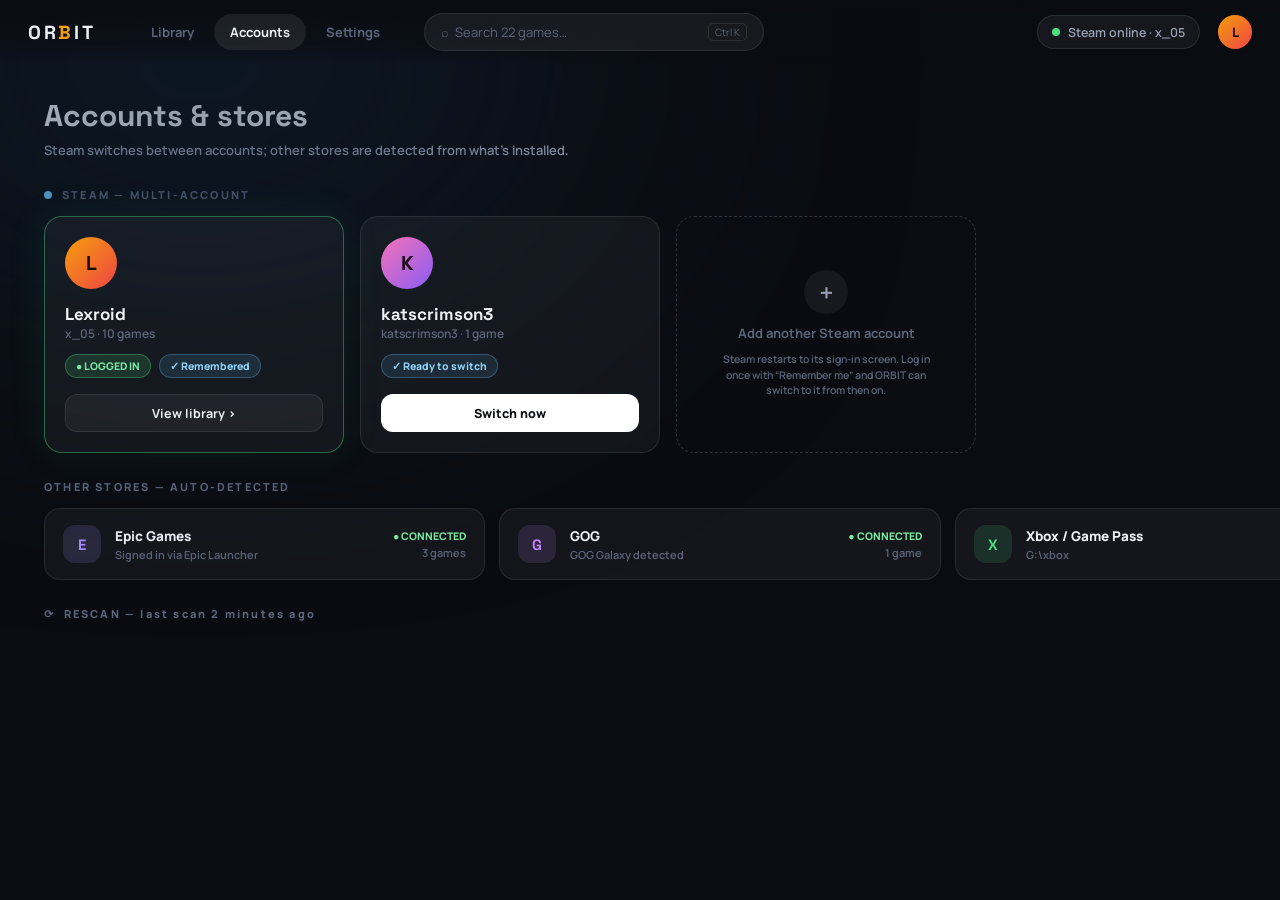
<file: design/m1-accounts.html>
<!doctype html><html><head><meta charset="utf-8">
<link href="https://fonts.googleapis.com/css2?family=Space+Grotesk:wght@500;600;700&family=Manrope:wght@400;500;600;700;800&display=swap" rel="stylesheet">
<link rel="stylesheet" href="m1base.css">
<style>
.wrap{padding:96px 44px 0}
.glow{position:fixed;width:800px;height:500px;left:-200px;top:-200px;border-radius:50%;background:#12253c;filter:blur(140px);opacity:.5}
h1{font:700 30px 'Space Grotesk';margin-bottom:6px}
.sub{font-size:13px;color:var(--mut);font-weight:600;margin-bottom:28px}
.sect{font-size:11px;letter-spacing:.2em;color:var(--faint);font-weight:800;margin:26px 0 14px;display:flex;align-items:center;gap:10px}
.cards{display:flex;gap:16px}
.acct{width:300px;border-radius:18px;background:var(--panel);border:1px solid var(--line);padding:20px;position:relative}
.acct.live{border-color:rgba(74,222,128,.4);box-shadow:0 0 40px rgba(74,222,128,.08)}
.ava2{width:52px;height:52px;border-radius:50%;display:flex;align-items:center;justify-content:center;font:800 20px 'Space Grotesk';margin-bottom:14px}
.who{font:700 17px 'Space Grotesk'}
.login{font-size:12px;color:var(--faint);font-weight:600;margin-bottom:12px}
.brow{display:flex;gap:8px;margin-bottom:16px}
.badge{font-size:10.5px;font-weight:800;padding:4px 10px;border-radius:99px}
.b-live{background:rgba(74,222,128,.15);color:#7ce8a2;border:1px solid rgba(74,222,128,.35)}
.b-ready{background:rgba(102,192,244,.12);color:#8fd0f5;border:1px solid rgba(102,192,244,.3)}
.b-warn{background:rgba(245,158,11,.12);color:#ffd48a;border:1px solid rgba(245,158,11,.35)}
.b-n{background:rgba(255,255,255,.06);color:var(--mut);border:1px solid var(--line)}
.act{height:38px;border-radius:12px;border:1px solid var(--line);background:rgba(255,255,255,.05);display:flex;align-items:center;justify-content:center;font-size:12.5px;font-weight:700;color:var(--txt)}
.act.pri{background:#fff;color:#0b0d12;border-color:transparent;font-weight:800}
.add{width:300px;border-radius:18px;border:1.5px dashed rgba(255,255,255,.16);display:flex;flex-direction:column;align-items:center;justify-content:center;gap:10px;color:var(--faint);font-weight:700;font-size:13px}
.add .plus{width:44px;height:44px;border-radius:50%;background:rgba(255,255,255,.06);display:flex;align-items:center;justify-content:center;font-size:20px;color:var(--mut)}
.add .hint{font-size:10.5px;font-weight:600;color:var(--faint);max-width:220px;text-align:center;line-height:1.5}
.stores{display:flex;gap:14px}
.store{flex:1;border-radius:16px;background:var(--panel);border:1px solid var(--line);padding:16px 18px;display:flex;align-items:center;gap:14px}
.sic{width:38px;height:38px;border-radius:12px;display:flex;align-items:center;justify-content:center;font:800 15px 'Space Grotesk'}
.store .nm{font-weight:800;font-size:13.5px}
.store .d{font-size:11px;color:var(--faint);font-weight:600;margin-top:2px}
.store .right{margin-left:auto;text-align:right}
.mini{font-size:10.5px;font-weight:800}
</style></head><body>
<div class="glow"></div>
<div class="top">
  <div class="logo disp">OR<b>B</b>IT</div>
  <div class="tabs"><div class="tab">Library</div><div class="tab on">Accounts</div><div class="tab">Settings</div></div>
  <div class="search">⌕ &nbsp;Search 22 games… <span class="kbd" style="margin-left:auto">Ctrl K</span></div>
  <div class="spacer"></div>
  <div class="pill"><span class="dot" style="background:var(--xbox)"></span>Steam online · x_05</div>
  <div class="avatar">L</div>
</div>
<div class="wrap">
  <h1 class="disp">Accounts &amp; stores</h1>
  <div class="sub">Steam switches between accounts; other stores are detected from what's installed.</div>

  <div class="sect"><span class="dot" style="background:var(--steam)"></span>STEAM — MULTI-ACCOUNT</div>
  <div class="cards">
    <div class="acct live">
      <div class="ava2" style="background:linear-gradient(135deg,#f59e0b,#ef4444);color:#1a1205">L</div>
      <div class="who disp">Lexroid</div>
      <div class="login">x_05 · 10 games</div>
      <div class="brow"><span class="badge b-live">● LOGGED IN</span><span class="badge b-ready">✓ Remembered</span></div>
      <div class="act">View library ›</div>
    </div>
    <div class="acct">
      <div class="ava2" style="background:linear-gradient(135deg,#f472b6,#8b5cf6);color:#1c0a18">K</div>
      <div class="who disp">katscrimson3</div>
      <div class="login">katscrimson3 · 1 game</div>
      <div class="brow"><span class="badge b-ready">✓ Ready to switch</span></div>
      <div class="act pri">Switch now</div>
    </div>
    <div class="add">
      <div class="plus">＋</div>
      Add another Steam account
      <div class="hint">Steam restarts to its sign-in screen. Log in once with “Remember me” and ORBIT can switch to it from then on.</div>
    </div>
  </div>

  <div class="sect">OTHER STORES — AUTO-DETECTED</div>
  <div class="stores">
    <div class="store">
      <div class="sic" style="background:rgba(167,139,250,.15);color:var(--epic)">E</div>
      <div><div class="nm">Epic Games</div><div class="d">Signed in via Epic Launcher</div></div>
      <div class="right"><div class="mini" style="color:#7ce8a2">● CONNECTED</div><div class="d">3 games</div></div>
    </div>
    <div class="store">
      <div class="sic" style="background:rgba(192,132,252,.14);color:var(--gog)">G</div>
      <div><div class="nm">GOG</div><div class="d">GOG Galaxy detected</div></div>
      <div class="right"><div class="mini" style="color:#7ce8a2">● CONNECTED</div><div class="d">1 game</div></div>
    </div>
    <div class="store">
      <div class="sic" style="background:rgba(74,222,128,.13);color:var(--xbox)">X</div>
      <div><div class="nm">Xbox / Game Pass</div><div class="d">G:\xbox</div></div>
      <div class="right"><div class="mini" style="color:#7ce8a2">● CONNECTED</div><div class="d">7 games</div></div>
    </div>
  </div>

  <div class="sect">⟳ &nbsp;RESCAN — last scan 2 minutes ago</div>
</div>
</body></html>
</file>
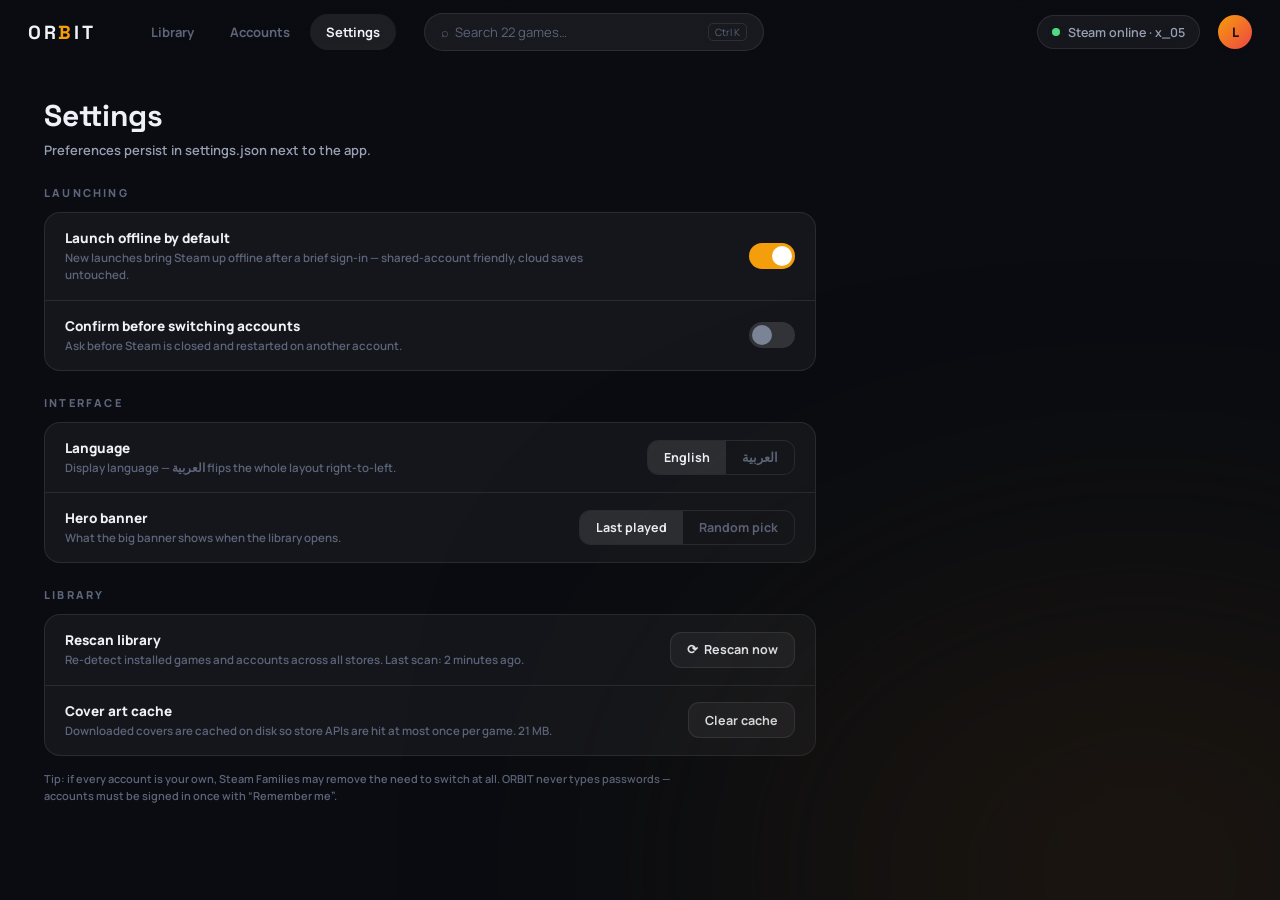
<file: design/m1-settings.html>
<!doctype html><html><head><meta charset="utf-8">
<link href="https://fonts.googleapis.com/css2?family=Space+Grotesk:wght@500;600;700&family=Manrope:wght@400;500;600;700;800&display=swap" rel="stylesheet">
<link rel="stylesheet" href="m1base.css">
<style>
.glow{position:fixed;width:800px;height:500px;right:-260px;bottom:-220px;border-radius:50%;background:#33230e;filter:blur(150px);opacity:.5}
.wrap{padding:96px 44px 0;max-width:860px}
h1{font:700 30px 'Space Grotesk';margin-bottom:6px}
.sub{font-size:13px;color:var(--mut);font-weight:600;margin-bottom:26px}
.sect{font-size:11px;letter-spacing:.2em;color:var(--faint);font-weight:800;margin:24px 0 12px}
.card{border-radius:16px;background:var(--panel);border:1px solid var(--line);overflow:hidden}
.row{display:flex;align-items:center;gap:16px;padding:16px 20px;border-bottom:1px solid var(--line)}
.row:last-child{border-bottom:none}
.row .t{font-weight:800;font-size:13.5px}
.row .d{font-size:11.5px;color:var(--faint);font-weight:600;margin-top:2px;max-width:520px;line-height:1.5}
.right{margin-left:auto}
.tog{width:46px;height:26px;border-radius:13px;position:relative}
.tog.on{background:var(--acc1)}
.tog.off{background:rgba(255,255,255,.13)}
.tog i{position:absolute;top:3px;width:20px;height:20px;border-radius:50%;background:#fff;display:block}
.tog.on i{right:3px}.tog.off i{left:3px;background:#7b8496}
.seg{display:flex;border:1px solid var(--line);border-radius:11px;overflow:hidden}
.seg div{padding:8px 16px;font-size:12.5px;font-weight:700;color:var(--faint)}
.seg .on{background:rgba(255,255,255,.1);color:var(--txt)}
.btn{height:36px;padding:0 16px;border-radius:11px;border:1px solid var(--line);background:rgba(255,255,255,.05);display:flex;align-items:center;font-size:12.5px;font-weight:700}
.note{font-size:11px;color:var(--faint);font-weight:600;line-height:1.6;margin-top:14px;max-width:640px}
</style></head><body>
<div class="glow"></div>
<div class="top">
  <div class="logo disp">OR<b>B</b>IT</div>
  <div class="tabs"><div class="tab">Library</div><div class="tab">Accounts</div><div class="tab on">Settings</div></div>
  <div class="search">⌕ &nbsp;Search 22 games… <span class="kbd" style="margin-left:auto">Ctrl K</span></div>
  <div class="spacer"></div>
  <div class="pill"><span class="dot" style="background:var(--xbox)"></span>Steam online · x_05</div>
  <div class="avatar">L</div>
</div>
<div class="wrap">
  <h1 class="disp">Settings</h1>
  <div class="sub">Preferences persist in settings.json next to the app.</div>

  <div class="sect">LAUNCHING</div>
  <div class="card">
    <div class="row">
      <div><div class="t">Launch offline by default</div><div class="d">New launches bring Steam up offline after a brief sign-in — shared-account friendly, cloud saves untouched.</div></div>
      <div class="right"><div class="tog on"><i></i></div></div>
    </div>
    <div class="row">
      <div><div class="t">Confirm before switching accounts</div><div class="d">Ask before Steam is closed and restarted on another account.</div></div>
      <div class="right"><div class="tog off"><i></i></div></div>
    </div>
  </div>

  <div class="sect">INTERFACE</div>
  <div class="card">
    <div class="row">
      <div><div class="t">Language</div><div class="d">Display language — العربية flips the whole layout right-to-left.</div></div>
      <div class="right"><div class="seg"><div class="on">English</div><div>العربية</div></div></div>
    </div>
    <div class="row">
      <div><div class="t">Hero banner</div><div class="d">What the big banner shows when the library opens.</div></div>
      <div class="right"><div class="seg"><div class="on">Last played</div><div>Random pick</div></div></div>
    </div>
  </div>

  <div class="sect">LIBRARY</div>
  <div class="card">
    <div class="row">
      <div><div class="t">Rescan library</div><div class="d">Re-detect installed games and accounts across all stores. Last scan: 2 minutes ago.</div></div>
      <div class="right"><div class="btn">⟳ &nbsp;Rescan now</div></div>
    </div>
    <div class="row">
      <div><div class="t">Cover art cache</div><div class="d">Downloaded covers are cached on disk so store APIs are hit at most once per game. 21 MB.</div></div>
      <div class="right"><div class="btn">Clear cache</div></div>
    </div>
  </div>

  <div class="note">Tip: if every account is your own, Steam Families may remove the need to switch at all. ORBIT never types passwords — accounts must be signed in once with “Remember me”.</div>
</div>
</body></html>
</file>
<file: design/m1base.css>
:root{--bg:#0a0c11;--panel:rgba(255,255,255,.045);--line:rgba(255,255,255,.09);--txt:#eef1f7;--mut:#98a0b3;--faint:#5c657a;
--steam:#66c0f4;--epic:#a78bfa;--gog:#c084fc;--xbox:#4ade80;--acc1:#f59e0b;--acc2:#f472b6}
*{margin:0;box-sizing:border-box}body{background:var(--bg);color:var(--txt);font-family:Manrope;width:1440px;height:900px;overflow:hidden}
.disp{font-family:'Space Grotesk'}
.top{position:fixed;inset:0 0 auto 0;height:64px;display:flex;align-items:center;gap:18px;padding:0 28px;z-index:9;
background:linear-gradient(180deg,rgba(10,12,17,.94),rgba(10,12,17,.55) 70%,rgba(10,12,17,0))}
.logo{font:700 19px 'Space Grotesk';letter-spacing:.14em}
.logo b{color:var(--acc1)}
.tabs{display:flex;gap:4px;margin-left:22px}
.tab{padding:9px 16px;border-radius:19px;font-size:13px;font-weight:700;color:var(--faint)}
.tab.on{background:rgba(255,255,255,.08);color:var(--txt)}
.search{flex:0 1 340px;margin-left:10px;height:38px;border-radius:19px;background:rgba(255,255,255,.06);border:1px solid var(--line);
display:flex;align-items:center;gap:10px;padding:0 16px;color:var(--faint);font-size:13px}
.spacer{flex:1}
.pill{height:34px;border-radius:17px;border:1px solid var(--line);background:rgba(255,255,255,.05);display:flex;align-items:center;gap:8px;padding:0 14px;font-size:12.5px;color:var(--mut);font-weight:600}
.dot{width:8px;height:8px;border-radius:50%;flex:none}
.avatar{width:34px;height:34px;border-radius:50%;background:linear-gradient(135deg,#f59e0b,#ef4444);display:flex;align-items:center;justify-content:center;font-weight:800;font-size:13px;color:#1a1205}
.kbd{border:1px solid var(--line);border-radius:5px;padding:1px 6px;font-size:10px}
</file>
